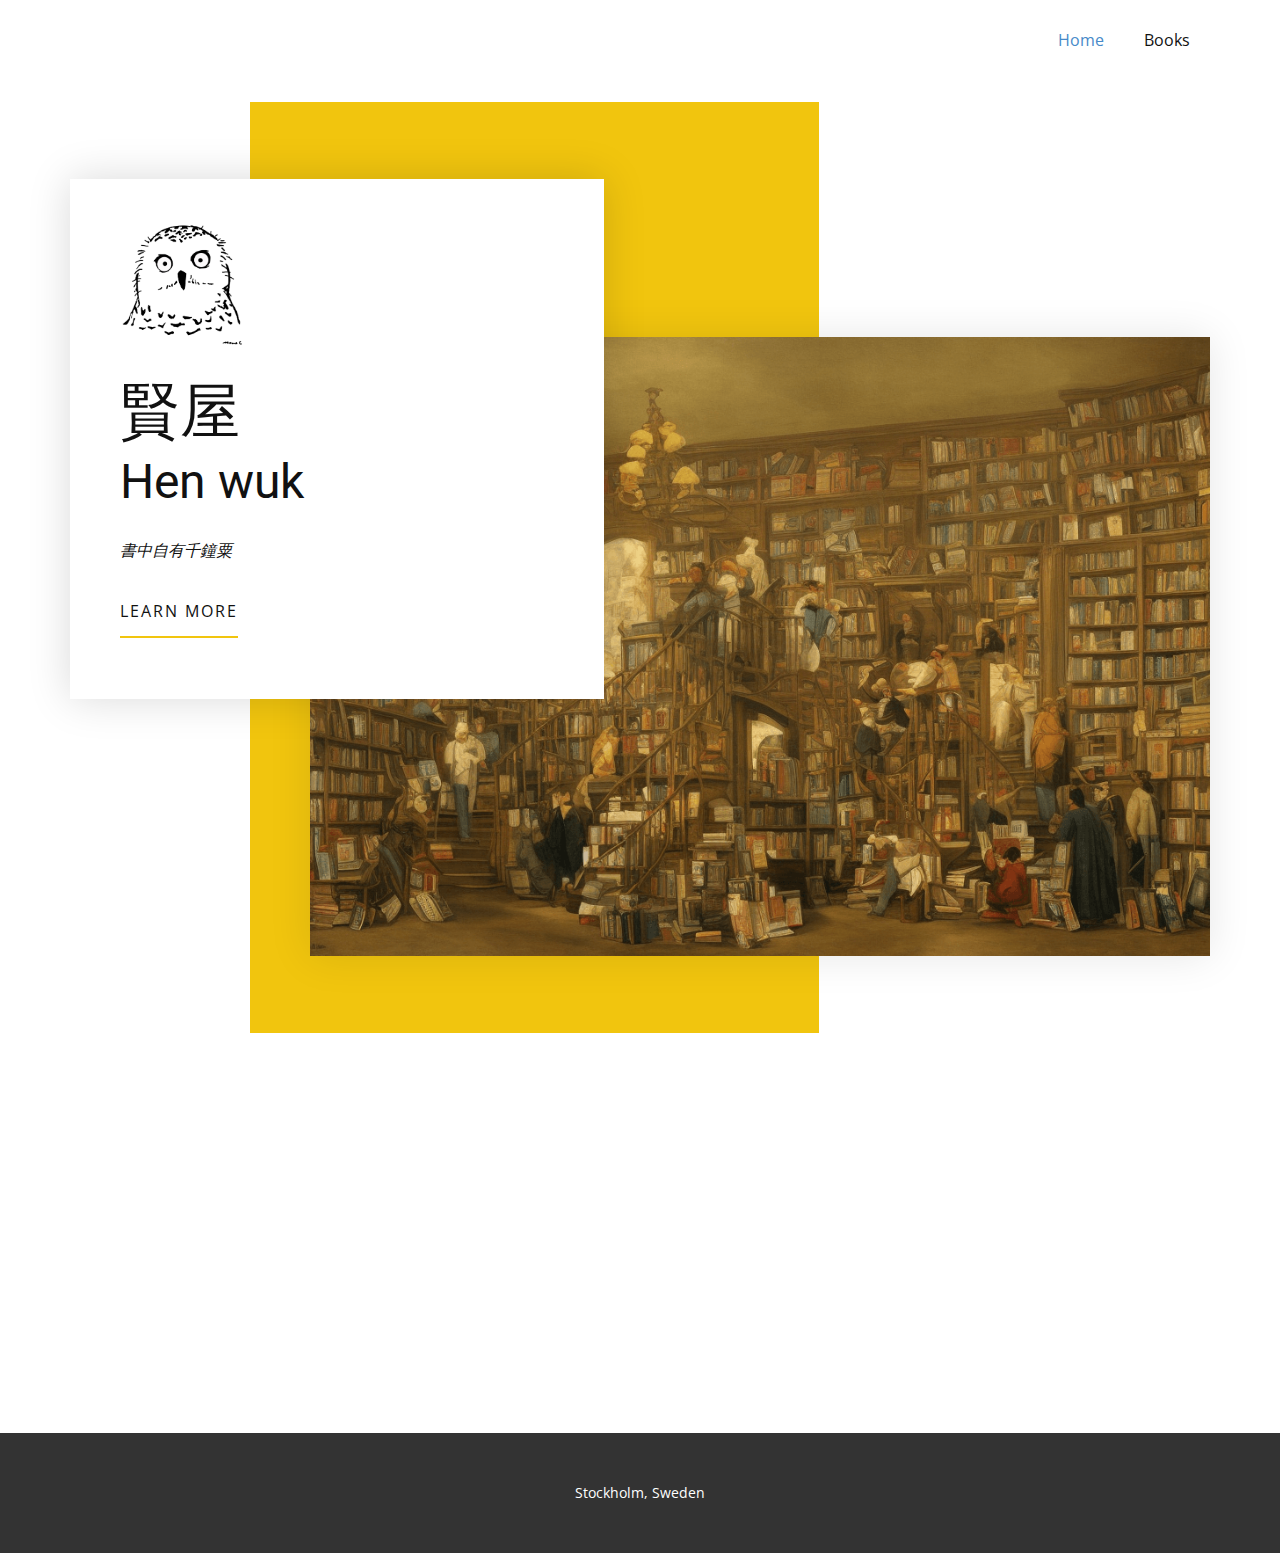
<file: index.html>
<!DOCTYPE html>
<html style="font-size: 16px;" lang="en">
<head>
    <link rel="icon" href="images/favicon.ico">
    <meta name="viewport" content="width=device-width, initial-scale=1.0">
    <meta charset="utf-8">
    <meta name="keywords" content="​Want to read more books?">
    <meta name="description" content="">
    <title>Home</title>
    <link rel="stylesheet" href="css/nicepage.css" media="screen">
<link rel="stylesheet" href="css/Home.css" media="screen">
    <script class="u-script" type="text/javascript" src="js/jquery.js" defer=""></script>
    <script class="u-script" type="text/javascript" src="js/nicepage.js" defer=""></script>
    <link id="u-theme-google-font" rel="stylesheet" href="https://fonts.googleapis.com/css?family=Roboto:100,100i,300,300i,400,400i,500,500i,700,700i,900,900i|Open+Sans:300,300i,400,400i,500,500i,600,600i,700,700i,800,800i">
    
    
    
    <script type="application/ld+json">{
		"@context": "http://schema.org",
		"@type": "Organization",
		"name": ""
}</script>
    <meta name="theme-color" content="#478ac9">
    <meta property="og:title" content="Home">
    <meta property="og:type" content="website">
  </head>
  <body data-home-page="html/Home.html" data-home-page-title="Home" class="u-body u-xl-mode" data-lang="en"><header class="u-clearfix u-header u-header" id="sec-3011"><div class="u-clearfix u-sheet u-sheet-1">
        <nav class="u-menu u-menu-dropdown u-offcanvas u-menu-1">
          <div class="menu-collapse" style="font-size: 1rem; letter-spacing: 0px;">
            <a class="u-button-style u-custom-left-right-menu-spacing u-custom-padding-bottom u-custom-top-bottom-menu-spacing u-nav-link u-text-active-palette-1-base u-text-hover-palette-2-base" href="#">
              <svg class="u-svg-link" viewBox="0 0 24 24"><use xmlns:xlink="http://www.w3.org/1999/xlink" xlink:href="#menu-hamburger"></use></svg>
              <svg class="u-svg-content" version="1.1" id="menu-hamburger" viewBox="0 0 16 16" x="0px" y="0px" xmlns:xlink="http://www.w3.org/1999/xlink" xmlns="http://www.w3.org/2000/svg"><g><rect y="1" width="16" height="2"></rect><rect y="7" width="16" height="2"></rect><rect y="13" width="16" height="2"></rect>
</g></svg>
            </a>
          </div>
          <div class="u-nav-container">
            <ul class="u-nav u-unstyled u-nav-1"><li class="u-nav-item"><a class="u-button-style u-nav-link u-text-active-palette-1-base u-text-hover-palette-2-base" href="html/Home.html" style="padding: 10px 20px;">Home</a>
</li><li class="u-nav-item"><a class="u-button-style u-nav-link u-text-active-palette-1-base u-text-hover-palette-2-base" href="html/Books.html" style="padding: 10px 20px;">Books</a>
</li></ul>
          </div>
          <div class="u-nav-container-collapse">
            <div class="u-black u-container-style u-inner-container-layout u-opacity u-opacity-95 u-sidenav">
              <div class="u-inner-container-layout u-sidenav-overflow">
                <div class="u-menu-close"></div>
                <ul class="u-align-center u-nav u-popupmenu-items u-unstyled u-nav-2"><li class="u-nav-item"><a class="u-button-style u-nav-link" href="html/Home.html">Home</a>
</li><li class="u-nav-item"><a class="u-button-style u-nav-link" href="html/Books.html">Books</a>
</li></ul>
              </div>
            </div>
            <div class="u-black u-menu-overlay u-opacity u-opacity-70"></div>
          </div>
        </nav>
      </div></header>
    <section class="u-clearfix u-section-1" src="" id="carousel_5192">
      <div class="u-clearfix u-sheet u-valign-middle-xs u-sheet-1">
        <div class="u-expanded-height-lg u-expanded-height-md u-expanded-height-xl u-expanded-width-xs u-palette-3-base u-shape u-shape-rectangle u-shape-1"></div>
        <img class="u-image u-image-1" src="images/inside_a_library.png" data-image-width="1024" data-image-height="704">
        <div class="u-align-left u-container-style u-group u-right-0 u-white u-group-1">
          <div class="u-container-layout u-container-layout-1">
            <img class="u-image u-image-contain u-image-default u-image-2" src="images/logo.jpg" alt="" data-image-width="1535" data-image-height="1560">
            <h2 class="u-text u-text-1">賢屋 <br>
              <span style="font-size: 3rem;">Hen wuk</span>
            </h2>
            <p class="u-text u-text-2">書中自有千鐘粟</p>
            <a href="html/Books.html" class="u-active-none u-align-center u-border-2 u-border-active-black u-border-hover-black u-border-no-left u-border-no-right u-border-no-top u-border-palette-3-base u-btn u-button-style u-hover-none u-none u-text-body-color u-btn-1">learn more</a>
          </div>
        </div>
      </div>
    </section>
    <section class="u-clearfix u-section-2" id="sec-138e">
      <div class="u-clearfix u-sheet u-sheet-1"></div>
    </section>
    
    
    <footer class="u-align-center u-clearfix u-footer u-grey-80 u-footer" id="sec-37b0"><div class="u-clearfix u-sheet u-sheet-1">
        <p class="u-small-text u-text u-text-variant u-text-1">Stockholm, Sweden</p>
      </div></footer>
  
</body></html>
</file>
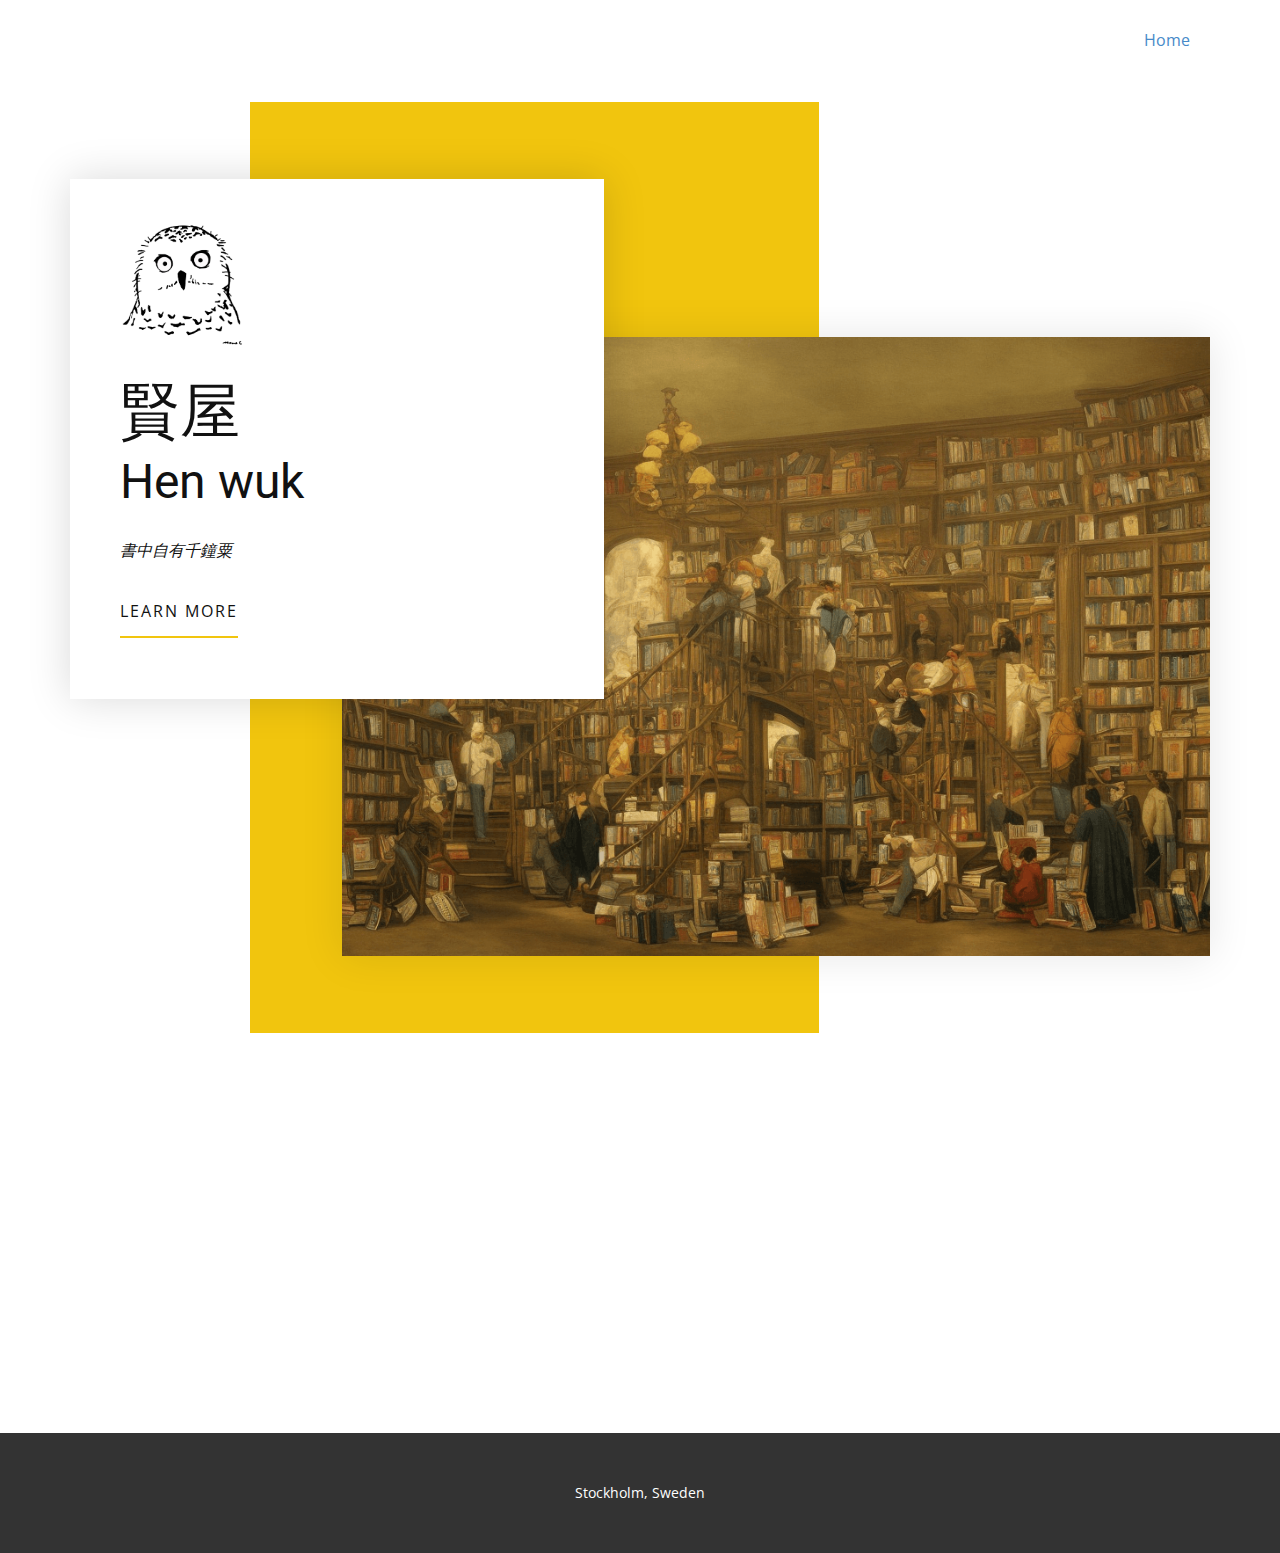
<file: Home.html>
<!DOCTYPE html>
<html style="font-size: 16px;" lang="en"><head>
    <meta name="viewport" content="width=device-width, initial-scale=1.0">
    <meta charset="utf-8">
    <meta name="keywords" content="​Want to read more books?">
    <meta name="description" content="">
    <title>Home</title>
    <link rel="stylesheet" href="nicepage.css" media="screen">
<link rel="stylesheet" href="Home.css" media="screen">
    <script class="u-script" type="text/javascript" src="jquery.js" defer=""></script>
    <script class="u-script" type="text/javascript" src="nicepage.js" defer=""></script>
    <link id="u-theme-google-font" rel="stylesheet" href="https://fonts.googleapis.com/css?family=Roboto:100,100i,300,300i,400,400i,500,500i,700,700i,900,900i|Open+Sans:300,300i,400,400i,500,500i,600,600i,700,700i,800,800i">
    
    
    
    <script type="application/ld+json">{
		"@context": "http://schema.org",
		"@type": "Organization",
		"name": ""
}</script>
    <meta name="theme-color" content="#478ac9">
    <meta property="og:title" content="Home">
    <meta property="og:type" content="website">
  </head>
  <body class="u-body u-xl-mode" data-lang="en"><header class="u-clearfix u-header u-header" id="sec-3011"><div class="u-clearfix u-sheet u-sheet-1">
        <nav class="u-menu u-menu-dropdown u-offcanvas u-menu-1">
          <div class="menu-collapse" style="font-size: 1rem; letter-spacing: 0px;">
            <a class="u-button-style u-custom-left-right-menu-spacing u-custom-padding-bottom u-custom-top-bottom-menu-spacing u-nav-link u-text-active-palette-1-base u-text-hover-palette-2-base" href="#">
              <svg class="u-svg-link" viewBox="0 0 24 24"><use xmlns:xlink="http://www.w3.org/1999/xlink" xlink:href="#menu-hamburger"></use></svg>
              <svg class="u-svg-content" version="1.1" id="menu-hamburger" viewBox="0 0 16 16" x="0px" y="0px" xmlns:xlink="http://www.w3.org/1999/xlink" xmlns="http://www.w3.org/2000/svg"><g><rect y="1" width="16" height="2"></rect><rect y="7" width="16" height="2"></rect><rect y="13" width="16" height="2"></rect>
</g></svg>
            </a>
          </div>
          <div class="u-nav-container">
            <ul class="u-nav u-unstyled u-nav-1"><li class="u-nav-item"><a class="u-button-style u-nav-link u-text-active-palette-1-base u-text-hover-palette-2-base" href="Home.html" style="padding: 10px 20px;">Home</a>
</li></ul>
          </div>
          <div class="u-nav-container-collapse">
            <div class="u-black u-container-style u-inner-container-layout u-opacity u-opacity-95 u-sidenav">
              <div class="u-inner-container-layout u-sidenav-overflow">
                <div class="u-menu-close"></div>
                <ul class="u-align-center u-nav u-popupmenu-items u-unstyled u-nav-2"><li class="u-nav-item"><a class="u-button-style u-nav-link" href="Home.html">Home</a>
</li></ul>
              </div>
            </div>
            <div class="u-black u-menu-overlay u-opacity u-opacity-70"></div>
          </div>
        </nav>
      </div></header>
    <section class="u-clearfix u-section-1" src="" id="carousel_5192">
      <div class="u-clearfix u-sheet u-valign-middle-xs u-sheet-1">
        <div class="u-expanded-height-lg u-expanded-height-md u-expanded-height-xl u-expanded-width-xs u-palette-3-base u-shape u-shape-rectangle u-shape-1"></div>
        <img class="u-image u-image-1" src="images/inside_a_library.png" data-image-width="1280" data-image-height="853">
        <div class="u-align-left u-container-style u-group u-right-0 u-white u-group-1">
          <div class="u-container-layout u-container-layout-1">
            <img class="u-image u-image-contain u-image-default u-image-2" src="images/logo.jpg" alt="" data-image-width="1535" data-image-height="1560">
            <h2 class="u-text u-text-1">賢屋 <br>
              <span style="font-size: 3rem;">Hen wuk</span>
            </h2>
            <p class="u-text u-text-2">書中自有千鐘粟</p>
            <a href="https://henwuk.github.io" class="u-active-none u-align-center u-border-2 u-border-active-black u-border-hover-black u-border-no-left u-border-no-right u-border-no-top u-border-palette-3-base u-btn u-button-style u-hover-none u-none u-text-body-color u-btn-1">learn more</a>
          </div>
        </div>
      </div>
    </section>
    <section class="u-clearfix u-section-2" id="sec-138e">
      <div class="u-clearfix u-sheet u-sheet-1"></div>
    </section>
    
    
    <footer class="u-align-center u-clearfix u-footer u-grey-80 u-footer" id="sec-37b0"><div class="u-clearfix u-sheet u-sheet-1">
        <p class="u-small-text u-text u-text-variant u-text-1">Stockholm, Sweden</p>
      </div></footer>
  
</body></html>
</file>
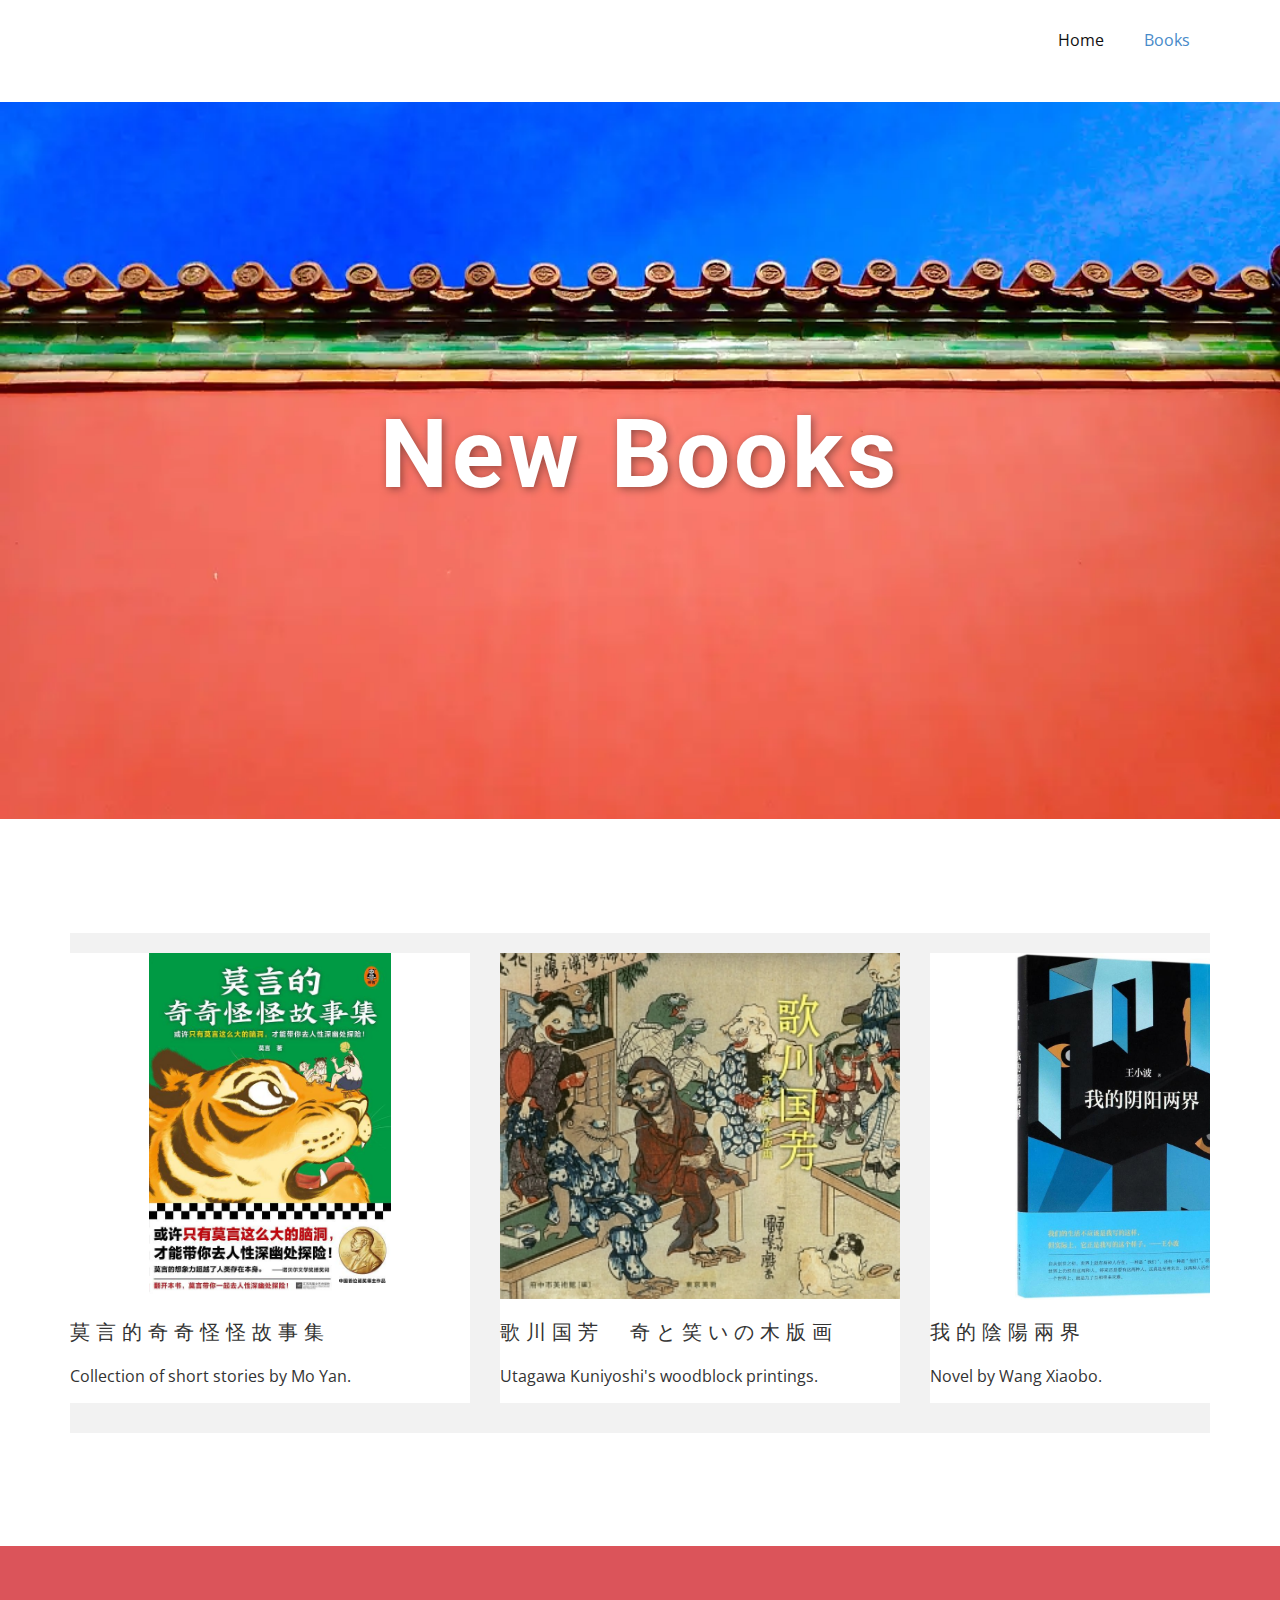
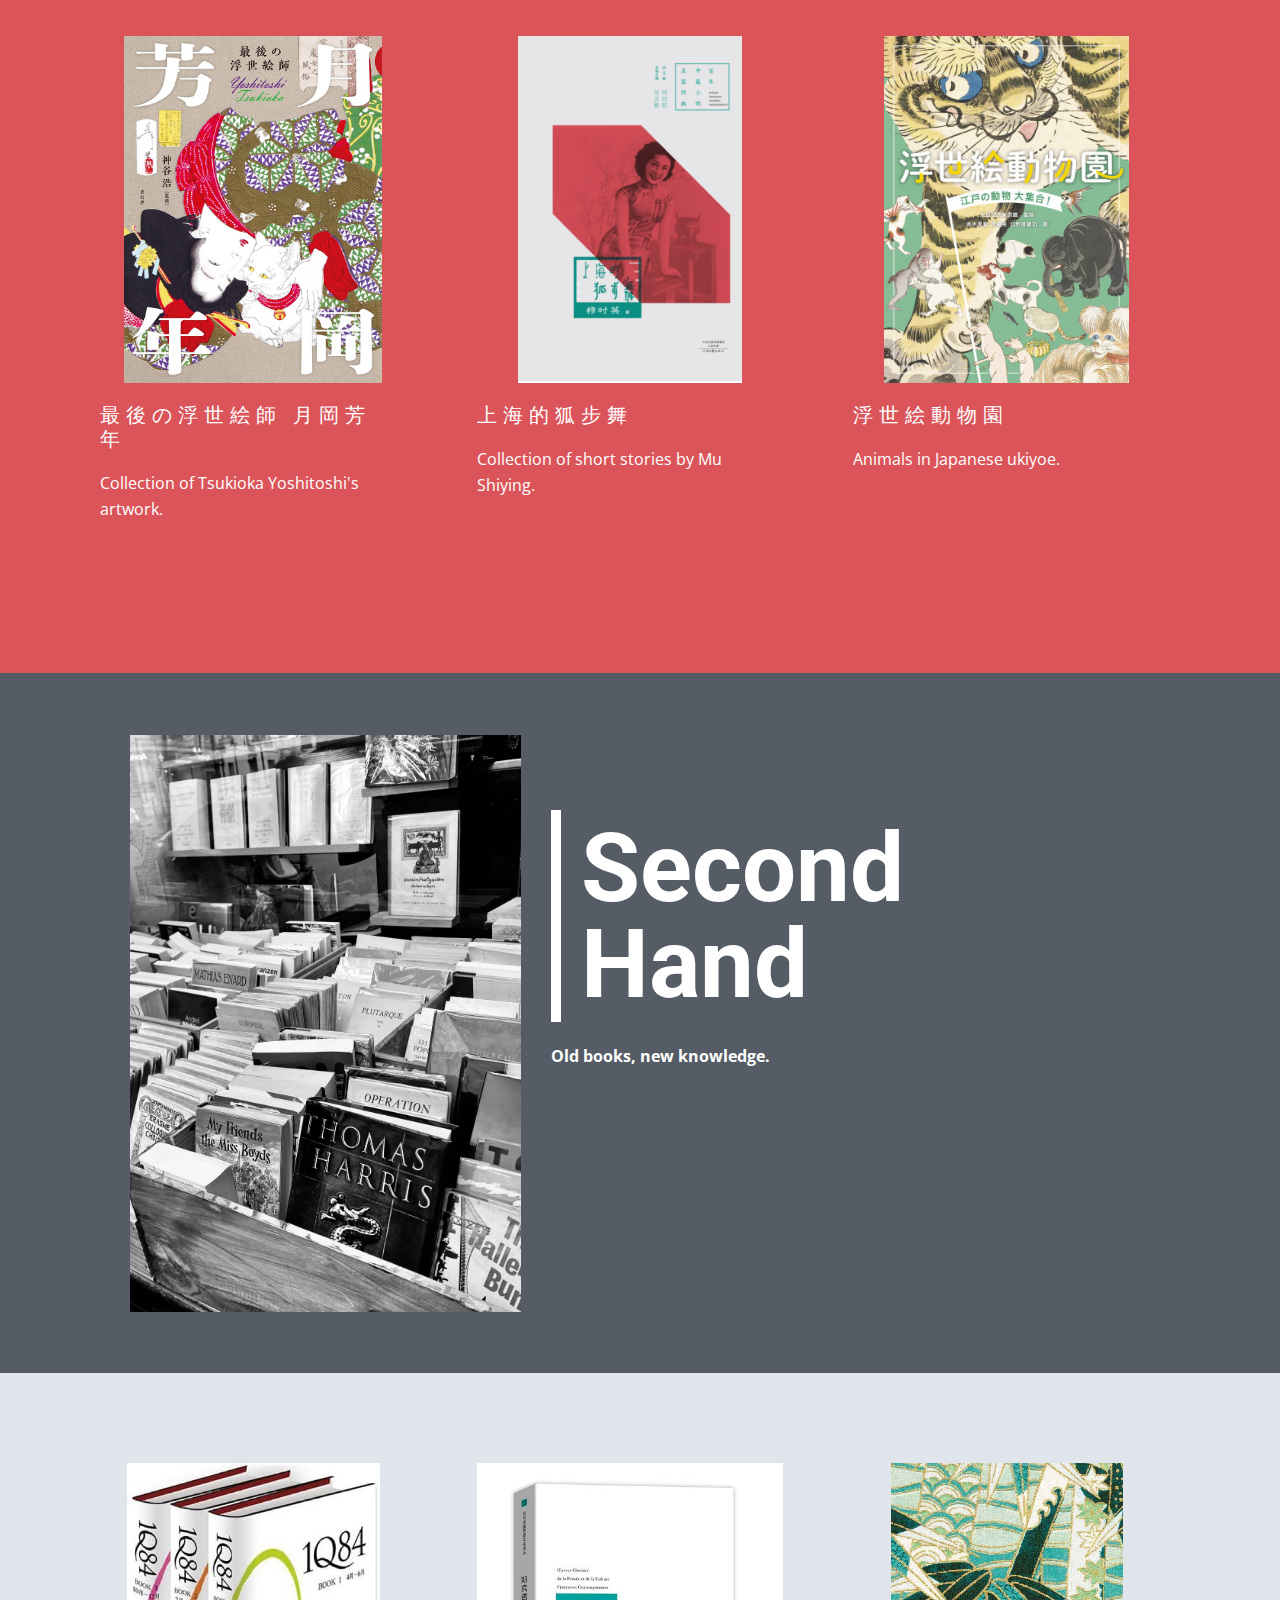
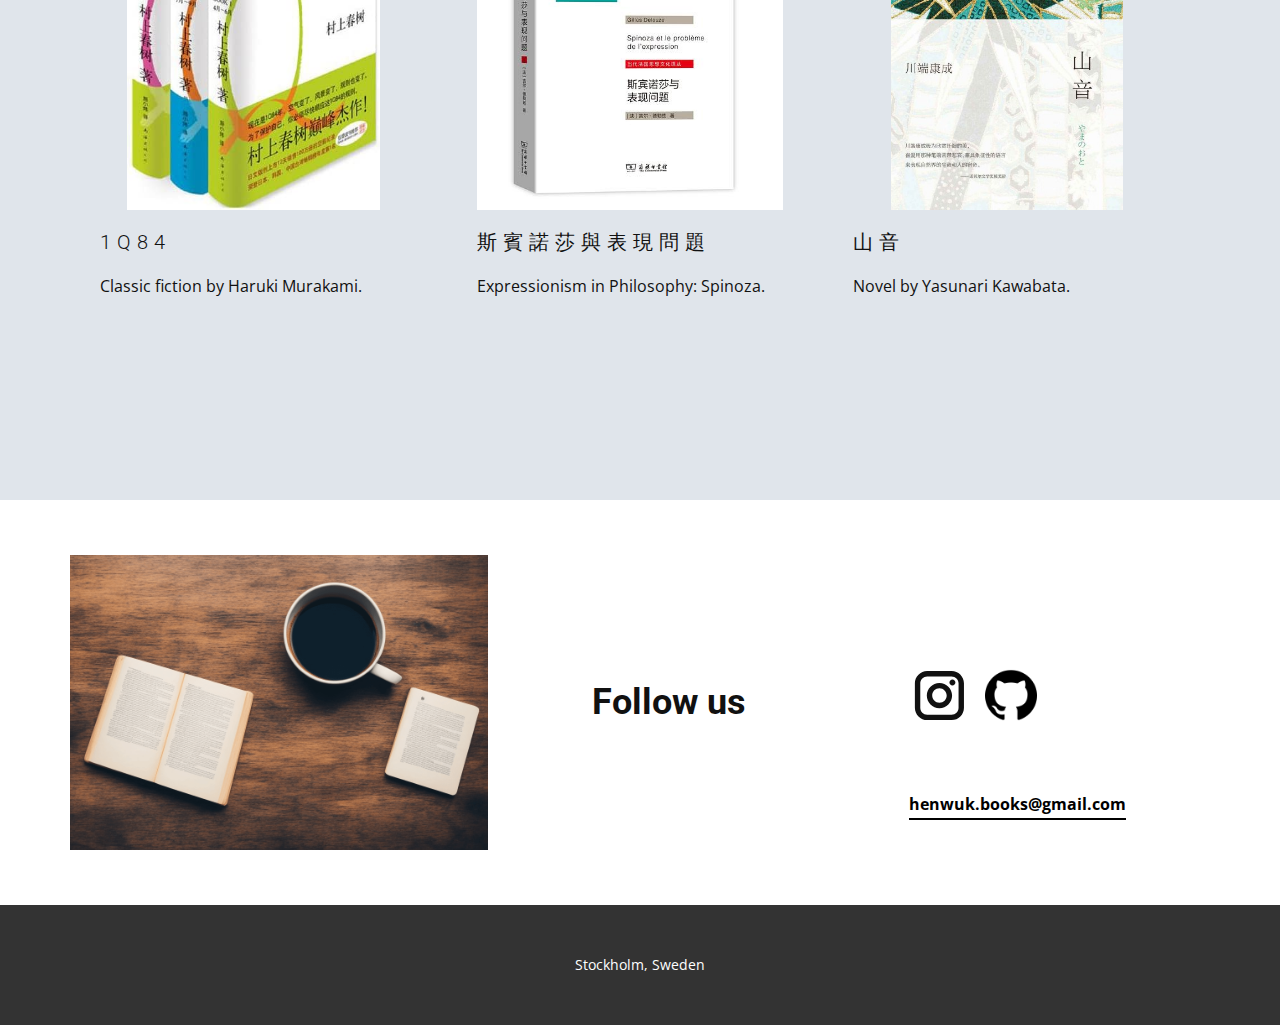
<file: html/Books.html>
<!DOCTYPE html>
<html style="font-size: 16px;" lang="en">
<head>
    <link rel="icon" href="../images/favicon.ico">
    <meta name="viewport" content="width=device-width, initial-scale=1.0">
    <meta charset="utf-8">
    <meta name="keywords" content="web studio, Leverage agile frameworks to provide a robust synopsis for high level overviews., Arch, josh lou, About Us, Teamwork is the ability to work together toward a common vision., Follow us">
    <meta name="description" content="">
    <title>Books</title>
    <link rel="stylesheet" href="../css/nicepage.css" media="screen">
<link rel="stylesheet" href="../css/Books.css" media="screen">
    <script class="u-script" type="text/javascript" src="../js/jquery.js" defer=""></script>
    <script class="u-script" type="text/javascript" src="../js/nicepage.js" defer=""></script>
    <script class="u-script" type="text/javascript" src="../js/books.js" defer=""></script>
    <meta name="generator" content="Nicepage 5.0.7, nicepage.com">
    <link id="u-theme-google-font" rel="stylesheet" href="https://fonts.googleapis.com/css?family=Roboto:100,100i,300,300i,400,400i,500,500i,700,700i,900,900i|Open+Sans:300,300i,400,400i,500,500i,600,600i,700,700i,800,800i">
    <link id="u-page-google-font" rel="stylesheet" href="https://fonts.googleapis.com/css?family=Roboto:100,100i,300,300i,400,400i,500,500i,700,700i,900,900i">
    
    
    
    
    
    
    
    <script type="application/ld+json">{
		"@context": "http://schema.org",
		"@type": "Organization",
		"name": ""
}</script>
    <meta name="theme-color" content="#478ac9">
    <meta property="og:title" content="Books">
    <meta property="og:type" content="website">
  </head>
  <body class="u-body u-xl-mode" data-lang="en"><header class="u-clearfix u-header u-header" id="sec-3011"><div class="u-clearfix u-sheet u-sheet-1">
        <nav class="u-menu u-menu-dropdown u-offcanvas u-menu-1">
          <div class="menu-collapse" style="font-size: 1rem; letter-spacing: 0px;">
            <a class="u-button-style u-custom-left-right-menu-spacing u-custom-padding-bottom u-custom-top-bottom-menu-spacing u-nav-link u-text-active-palette-1-base u-text-hover-palette-2-base" href="#">
              <svg class="u-svg-link" viewBox="0 0 24 24"><use xmlns:xlink="http://www.w3.org/1999/xlink" xlink:href="#menu-hamburger"></use></svg>
              <svg class="u-svg-content" version="1.1" id="menu-hamburger" viewBox="0 0 16 16" x="0px" y="0px" xmlns:xlink="http://www.w3.org/1999/xlink" xmlns="http://www.w3.org/2000/svg"><g><rect y="1" width="16" height="2"></rect><rect y="7" width="16" height="2"></rect><rect y="13" width="16" height="2"></rect>
</g></svg>
            </a>
          </div>
          <div class="u-nav-container">
            <ul class="u-nav u-unstyled u-nav-1"><li class="u-nav-item"><a class="u-button-style u-nav-link u-text-active-palette-1-base u-text-hover-palette-2-base" href="Home.html" style="padding: 10px 20px;">Home</a>
</li><li class="u-nav-item"><a class="u-button-style u-nav-link u-text-active-palette-1-base u-text-hover-palette-2-base" href="Books.html" style="padding: 10px 20px;">Books</a>
</li></ul>
          </div>
          <div class="u-nav-container-collapse">
            <div class="u-black u-container-style u-inner-container-layout u-opacity u-opacity-95 u-sidenav">
              <div class="u-inner-container-layout u-sidenav-overflow">
                <div class="u-menu-close"></div>
                <ul class="u-align-center u-nav u-popupmenu-items u-unstyled u-nav-2"><li class="u-nav-item"><a class="u-button-style u-nav-link" href="Home.html">Home</a>
</li><li class="u-nav-item"><a class="u-button-style u-nav-link" href="Books.html">Books</a>
</li></ul>
              </div>
            </div>
            <div class="u-black u-menu-overlay u-opacity u-opacity-70"></div>
          </div>
        </nav>
      </div></header>
    <section class="u-align-center u-clearfix u-image u-section-1" id="carousel_4320" data-image-width="1080" data-image-height="810">
      <div class="u-clearfix u-sheet u-sheet-1">
        <h1 class="u-text u-text-default u-text-white u-text-1">New Books</h1>
      </div>
    </section>
   <section class="u-clearfix u-white u-section-2" id="sec-cacf">
      <div class="u-clearfix u-sheet u-valign-middle u-sheet-1">
        <div id="rolling-container">
          <ul id="rolling-content">
              <li>
                  <div class="item">
                      <img class="u-expanded-width u-image u-image-contain u-image-1" src="../images/bok1.jpeg" data-image-width="540" data-image-height="774">
                      <h5 class="u-text u-text-default u-text-1">莫言的奇奇怪怪故事集&nbsp;</h5>
                      <p class="u-text u-text-default u-text-2">Collection of short stories by Mo Yan.</p>
                  </div>
              </li>
              <li>
                  <div class="item">
                      <img class="u-expanded-width u-image u-image-contain u-image-2" src="../images/bok2.jpeg" data-image-width="300" data-image-height="260">
                      <h5 class="u-text u-text-default u-text-3">歌川国芳　奇と笑いの木版画</h5>
                      <p class="u-text u-text-default u-text-4"> Utagawa Kuniyoshi's woodblock printings.</p>
                    </div>
              </li>
              <li>
                  <div class="item">
                      <img class="u-expanded-width u-image u-image-contain u-image-3" src="../images/bok45.jpeg" data-image-width="664" data-image-height="1000">
                      <h5 class="u-text u-text-default u-text-5">我的陰陽兩界</h5>
                      <p class="u-text u-text-default u-text-6">Novel by Wang Xiaobo.</p>
                    </div>
              </li>
              <li>
                <div class="item">
                  <img src="../images/bok5.jpeg" alt="" class="u-expanded-width u-image u-image-contain u-image-default u-image-1" data-image-width="744" data-image-height="1000">
                  <h5 class="u-text u-text-default u-text-1">最後の浮世絵師 月岡芳年&nbsp;</h5>
                  <p class="u-text u-text-default u-text-2">Collection of Tsukioka Yoshitoshi's artwork.</p>
                </div>
              </li>
              <!-- Add more items with complex content as needed -->
              <li>
                <div class="item">
                    <img class="u-expanded-width u-image u-image-contain u-image-1" src="../images/bok1.jpeg" data-image-width="540" data-image-height="774">
                    <h5 class="u-text u-text-default u-text-1">莫言的奇奇怪怪故事集&nbsp;</h5>
                    <p class="u-text u-text-default u-text-2">Collection of short stories by Mo Yan.</p>
                </div>
            </li>
            <li>
                <div class="item">
                    <img class="u-expanded-width u-image u-image-contain u-image-2" src="../images/bok2.jpeg" data-image-width="300" data-image-height="260">
                    <h5 class="u-text u-text-default u-text-3">歌川国芳　奇と笑いの木版画</h5>
                    <p class="u-text u-text-default u-text-4"> Utagawa Kuniyoshi's woodblock printings.</p>
                  </div>
            </li>
            <li>
                <div class="item">
                    <img class="u-expanded-width u-image u-image-contain u-image-3" src="../images/bok45.jpeg" data-image-width="664" data-image-height="1000">
                    <h5 class="u-text u-text-default u-text-5">我的陰陽兩界</h5>
                    <p class="u-text u-text-default u-text-6">Novel by Wang Xiaobo.</p>
                  </div>
            </li>
            <li>
              <div class="item">
                <img src="../images/bok5.jpeg" alt="" class="u-expanded-width u-image u-image-contain u-image-default u-image-1" data-image-width="744" data-image-height="1000">
                <h5 class="u-text u-text-default u-text-1">最後の浮世絵師 月岡芳年&nbsp;</h5>
                <p class="u-text u-text-default u-text-2">Collection of Tsukioka Yoshitoshi's artwork.</p>
              </div>
            </li>
          </ul>
       </div>
       
      </div>
    </section>
    <section class="u-clearfix u-palette-2-base u-section-3" id="sec-945a">
      <div class="u-clearfix u-sheet u-valign-middle u-sheet-1">
        <div class="u-list u-list-1">
          <div class="u-repeater u-repeater-1">
            <div class="u-container-style u-list-item u-repeater-item">
              <div class="u-container-layout u-similar-container u-container-layout-1">
                <img src="../images/bok5.jpeg" alt="" class="u-expanded-width u-image u-image-contain u-image-default u-image-1" data-image-width="744" data-image-height="1000">
                <h5 class="u-text u-text-default u-text-1">最後の浮世絵師 月岡芳年&nbsp;</h5>
                <p class="u-text u-text-default u-text-2">Collection of Tsukioka Yoshitoshi's artwork.</p>
              </div>
            </div>
            <div class="u-container-style u-list-item u-repeater-item">
              <div class="u-container-layout u-similar-container u-container-layout-2">
                <img src="../images/bok6.png" alt="" class="u-expanded-width u-image u-image-contain u-image-default u-image-2" data-image-width="702" data-image-height="1090">
                <h5 class="u-text u-text-default u-text-3">上海的狐步舞</h5>
                <p class="u-text u-text-default u-text-4">Collection of short stories by Mu Shiying.</p>
              </div>
            </div>
            <div class="u-container-style u-list-item u-repeater-item">
              <div class="u-container-layout u-similar-container u-container-layout-3">
                <img src="../images/bok3.jpeg" alt="" class="u-expanded-width u-image u-image-contain u-image-default u-image-3" data-image-width="300" data-image-height="424">
                <h5 class="u-text u-text-default u-text-5">浮世絵動物園</h5>
                <p class="u-text u-text-default u-text-6">Animals in Japanese ukiyoe.&nbsp;</p>
              </div>
            </div>
          </div>
        </div>
      </div>
    </section>
    <section class="u-clearfix u-palette-5-dark-2 u-section-4" id="carousel_d0e2">
      <div class="u-clearfix u-sheet u-valign-middle-lg u-valign-middle-md u-valign-middle-sm u-valign-middle-xl u-sheet-1">
        <div class="u-clearfix u-layout-wrap u-layout-wrap-1">
          <div class="u-layout">
            <div class="u-layout-row">
              <div class="u-align-center u-container-style u-image u-layout-cell u-left-cell u-size-23 u-image-1" data-image-width="4032" data-image-height="3024">
                <div class="u-container-layout u-container-layout-1"></div>
              </div>
              <div class="u-align-left u-container-style u-layout-cell u-right-cell u-size-26 u-layout-cell-2">
                <div class="u-container-layout u-valign-middle-lg u-valign-middle-md u-valign-middle-sm u-valign-top-xs u-container-layout-2">
                  <blockquote class="u-border-10 u-border-white u-custom-font u-heading-font u-text u-text-default u-text-1">Second<br>Hand
                  </blockquote>
                  <p class="u-text u-text-body-alt-color u-text-default u-text-2">Old books, new knowledge.</p>
                </div>
              </div>
              <div class="u-align-left u-container-style u-layout-cell u-right-cell u-size-11 u-layout-cell-3">
                <div class="u-container-layout u-container-layout-3"></div>
              </div>
            </div>
          </div>
        </div>
      </div>
    </section>
    <section class="u-clearfix u-palette-5-light-2 u-section-5" id="sec-5c34">
      <div class="u-clearfix u-sheet u-valign-middle u-sheet-1">
        <div class="u-list u-list-1">
          <div class="u-repeater u-repeater-1">
            <div class="u-container-style u-list-item u-repeater-item">
              <div class="u-container-layout u-similar-container u-container-layout-1">
                <img src="../images/bok7.jpg" alt="" class="u-expanded-width u-image u-image-contain u-image-default u-image-1" data-image-width="356" data-image-height="489">
                <h5 class="u-text u-text-default u-text-1">1Q84</h5>
                <p class="u-text u-text-default u-text-2">Classic fiction by Haruki Murakami.</p>
              </div>
            </div>
            <div class="u-container-style u-list-item u-repeater-item">
              <div class="u-container-layout u-similar-container u-container-layout-2">
                <img src="../images/bok8.jpeg" alt="" class="u-expanded-width u-image u-image-default u-image-2" data-image-width="540" data-image-height="540">
                <h5 class="u-text u-text-default u-text-3">斯賓諾莎與表現問題</h5>
                <p class="u-text u-text-default u-text-4"> Expressionism in Philosophy: Spinoza.</p>
              </div>
            </div>
            <div class="u-container-style u-list-item u-repeater-item">
              <div class="u-container-layout u-similar-container u-container-layout-3">
                <img src="../images/bok9.jpeg" alt="" class="u-expanded-width u-image u-image-contain u-image-default u-image-3" data-image-width="413" data-image-height="617">
                <h5 class="u-text u-text-default u-text-5">山音</h5>
                <p class="u-text u-text-default u-text-6">Novel by Yasunari Kawabata.</p>
              </div>
            </div>
          </div>
        </div>
      </div>
    </section>
    <section class="u-clearfix u-white u-section-6" id="carousel_1c26">
      <div class="u-clearfix u-sheet u-valign-middle u-sheet-1">
        <div class="u-clearfix u-expanded-width u-layout-wrap u-layout-wrap-1">
          <div class="u-gutter-0 u-layout">
            <div class="u-layout-row">
              <div class="u-container-style u-image u-layout-cell u-size-22 u-image-1" data-image-width="1024" data-image-height="704">
                <div class="u-container-layout u-container-layout-1"></div>
              </div>
              <div class="u-align-center u-container-style u-layout-cell u-left-cell u-size-19 u-layout-cell-2">
                <div class="u-container-layout u-valign-middle u-container-layout-2">
                  <h2 class="u-custom-font u-text u-text-1">Follow us</h2>
                </div>
              </div>
              <div class="u-align-left u-container-style u-layout-cell u-right-cell u-size-19 u-layout-cell-3">
                <div class="u-container-layout u-valign-bottom u-container-layout-3">
                  <div class="u-align-center-sm u-align-center-xs u-align-left-lg u-align-left-md u-align-left-xl u-social-icons u-spacing-16 u-social-icons-1">
                    <a class="u-social-url" target="_blank" href="https://www.instagram.com/henwukbooks" title="instagram2"><span class="u-icon u-icon-circle u-social-icon u-social-instagram u-icon-1"><svg class="u-svg-link" preserveAspectRatio="xMidYMin slice" viewBox="0 0 112 112" style=""><use xmlns:xlink="http://www.w3.org/1999/xlink" xlink:href="#svg-aa00"></use></svg><svg x="0px" y="0px" viewBox="0 0 112 112" id="svg-aa00" class="u-svg-content"><path d="M55.9,32.9c-12.8,0-23.2,10.4-23.2,23.2s10.4,23.2,23.2,23.2s23.2-10.4,23.2-23.2S68.7,32.9,55.9,32.9z M55.9,69.4c-7.4,0-13.3-6-13.3-13.3c-0.1-7.4,6-13.3,13.3-13.3s13.3,6,13.3,13.3C69.3,63.5,63.3,69.4,55.9,69.4z"></path><path d="M79.7,26.8c-3,0-5.4,2.5-5.4,5.4s2.5,5.4,5.4,5.4c3,0,5.4-2.5,5.4-5.4S82.7,26.8,79.7,26.8z"></path><path d="M78.2,11H33.5C21,11,10.8,21.3,10.8,33.7v44.7c0,12.6,10.2,22.8,22.7,22.8h44.7c12.6,0,22.7-10.2,22.7-22.7 V33.7C100.8,21.1,90.6,11,78.2,11z M91,78.4c0,7.1-5.8,12.8-12.8,12.8H33.5c-7.1,0-12.8-5.8-12.8-12.8V33.7 c0-7.1,5.8-12.8,12.8-12.8h44.7c7.1,0,12.8,5.8,12.8,12.8V78.4z"></path></svg></span>
                    </a>
                  </div><span class="u-file-icon u-icon u-icon-2" data-href="https://github.com/henwuk" data-target="_blank"><img src="../images/2111432.png" alt=""></span>
                  <a href="mailto:henwuk.books@gmail.com" class="u-active-none u-align-center-sm u-align-center-xs u-align-left-lg u-align-left-md u-align-left-xl u-border-2 u-border-black u-border-no-left u-border-no-right u-border-no-top u-bottom-left-radius-0 u-bottom-right-radius-0 u-btn u-btn-rectangle u-button-style u-hover-none u-none u-radius-0 u-text-black u-top-left-radius-0 u-top-right-radius-0 u-btn-1">henwuk.books@gmail.com</a>
                </div>
              </div>
            </div>
          </div>
        </div>
      </div>
    </section>
    
    
    <footer class="u-align-center u-clearfix u-footer u-grey-80 u-footer" id="sec-37b0"><div class="u-clearfix u-sheet u-sheet-1">
        <p class="u-small-text u-text u-text-variant u-text-1">Stockholm, Sweden</p>
      </div></footer>
  
</body></html>
</file>
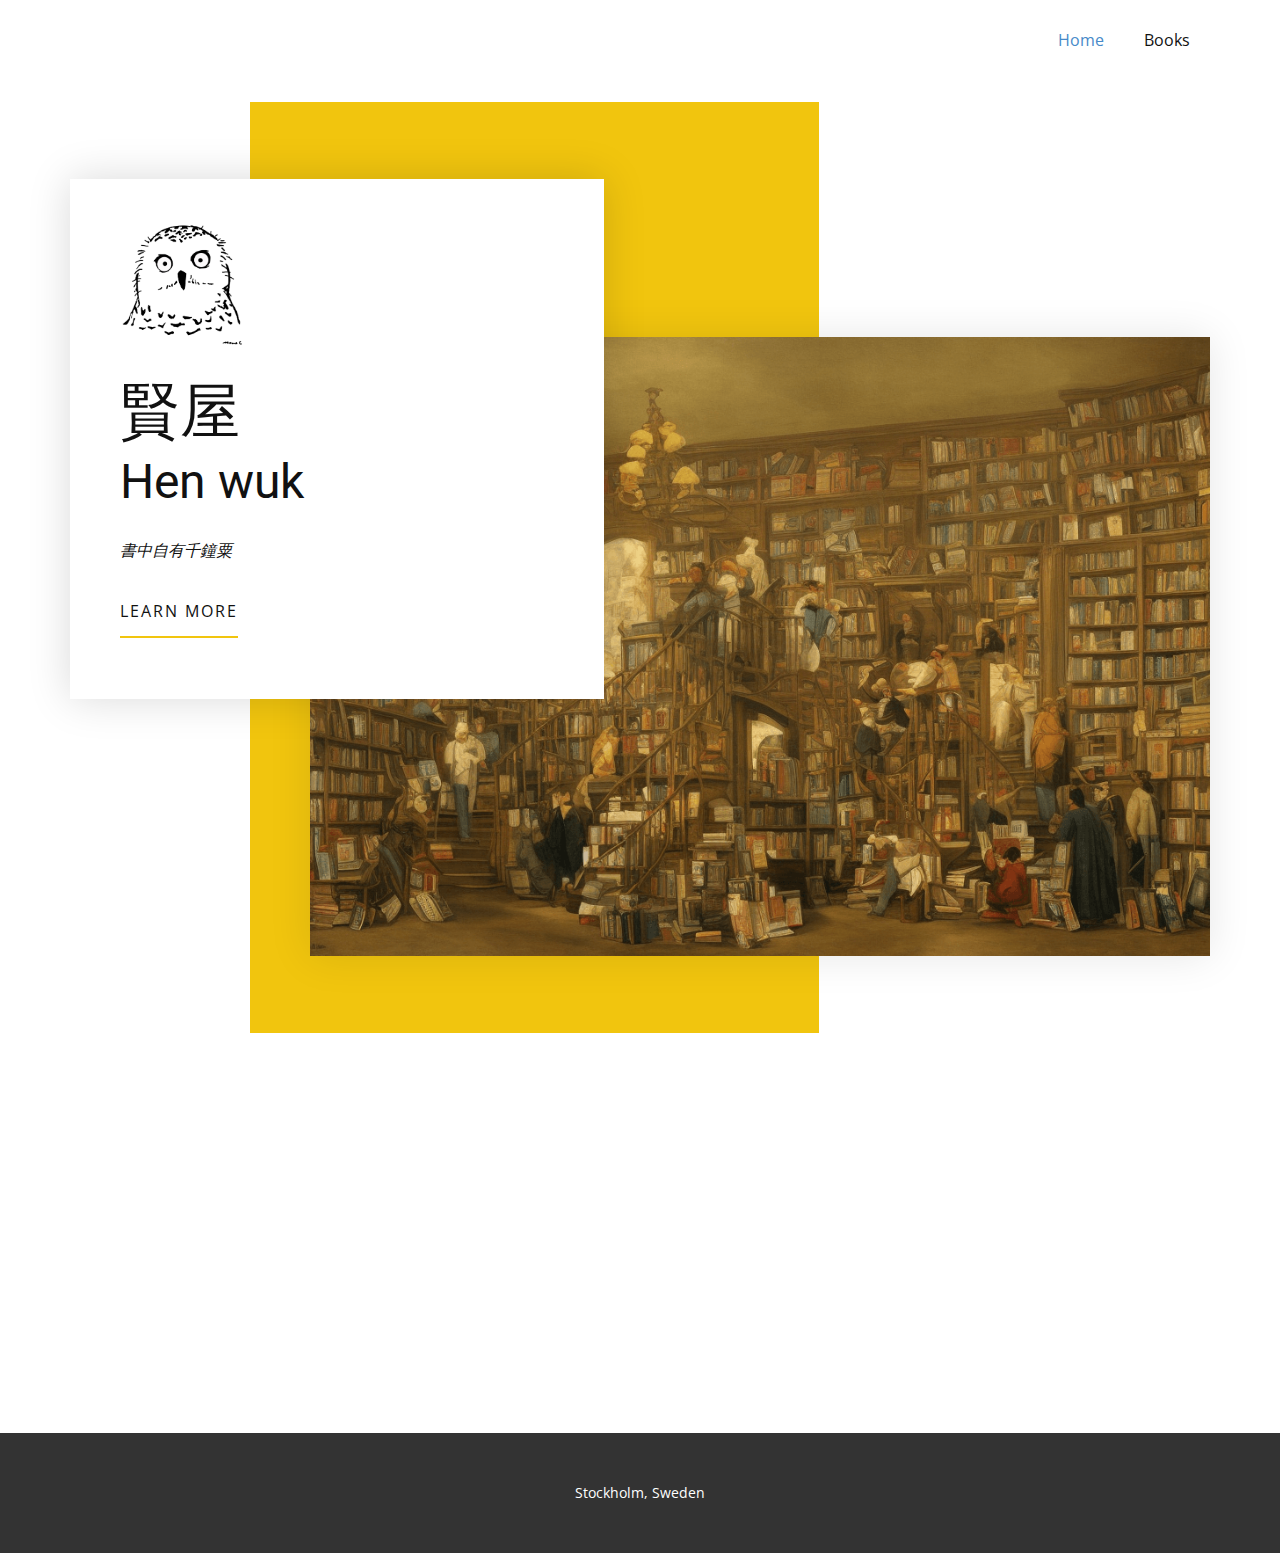
<file: html/Home.html>
<!DOCTYPE html>
<html style="font-size: 16px;" lang="en">
<head>
  <link rel="icon" href="../images/favicon.ico">
    <meta name="viewport" content="width=device-width, initial-scale=1.0">
    <meta charset="utf-8">
    <meta name="keywords" content="​Want to read more books?">
    <meta name="description" content="">
    <title>Home</title>
    <link rel="stylesheet" href="../css/nicepage.css" media="screen">
<link rel="stylesheet" href="../css/Home.css" media="screen">
    <script class="u-script" type="text/javascript" src="../js/jquery.js" defer=""></script>
    <script class="u-script" type="text/javascript" src="../js/nicepage.js" defer=""></script>
    <link id="u-theme-google-font" rel="stylesheet" href="https://fonts.googleapis.com/css?family=Roboto:100,100i,300,300i,400,400i,500,500i,700,700i,900,900i|Open+Sans:300,300i,400,400i,500,500i,600,600i,700,700i,800,800i">
    
    
    
    <script type="application/ld+json">{
		"@context": "http://schema.org",
		"@type": "Organization",
		"name": ""
}</script>
    <meta name="theme-color" content="#478ac9">
    <meta property="og:title" content="Home">
    <meta property="og:type" content="website">
  </head>
  <body class="u-body u-xl-mode" data-lang="en"><header class="u-clearfix u-header u-header" id="sec-3011"><div class="u-clearfix u-sheet u-sheet-1">
        <nav class="u-menu u-menu-dropdown u-offcanvas u-menu-1">
          <div class="menu-collapse" style="font-size: 1rem; letter-spacing: 0px;">
            <a class="u-button-style u-custom-left-right-menu-spacing u-custom-padding-bottom u-custom-top-bottom-menu-spacing u-nav-link u-text-active-palette-1-base u-text-hover-palette-2-base" href="#">
              <svg class="u-svg-link" viewBox="0 0 24 24"><use xmlns:xlink="http://www.w3.org/1999/xlink" xlink:href="#menu-hamburger"></use></svg>
              <svg class="u-svg-content" version="1.1" id="menu-hamburger" viewBox="0 0 16 16" x="0px" y="0px" xmlns:xlink="http://www.w3.org/1999/xlink" xmlns="http://www.w3.org/2000/svg"><g><rect y="1" width="16" height="2"></rect><rect y="7" width="16" height="2"></rect><rect y="13" width="16" height="2"></rect>
</g></svg>
            </a>
          </div>
          <div class="u-nav-container">
            <ul class="u-nav u-unstyled u-nav-1"><li class="u-nav-item"><a class="u-button-style u-nav-link u-text-active-palette-1-base u-text-hover-palette-2-base" href="./Home.html" style="padding: 10px 20px;">Home</a>
</li><li class="u-nav-item"><a class="u-button-style u-nav-link u-text-active-palette-1-base u-text-hover-palette-2-base" href="./Books.html" style="padding: 10px 20px;">Books</a>
</li></ul>
          </div>
          <div class="u-nav-container-collapse">
            <div class="u-black u-container-style u-inner-container-layout u-opacity u-opacity-95 u-sidenav">
              <div class="u-inner-container-layout u-sidenav-overflow">
                <div class="u-menu-close"></div>
                <ul class="u-align-center u-nav u-popupmenu-items u-unstyled u-nav-2"><li class="u-nav-item"><a class="u-button-style u-nav-link" href="./Home.html">Home</a>
</li><li class="u-nav-item"><a class="u-button-style u-nav-link" href="./Books.html">Books</a>
</li></ul>
              </div>
            </div>
            <div class="u-black u-menu-overlay u-opacity u-opacity-70"></div>
          </div>
        </nav>
      </div></header>
    <section class="u-clearfix u-section-1" src="" id="carousel_5192">
      <div class="u-clearfix u-sheet u-valign-middle-xs u-sheet-1">
        <div class="u-expanded-height-lg u-expanded-height-md u-expanded-height-xl u-expanded-width-xs u-palette-3-base u-shape u-shape-rectangle u-shape-1"></div>
        <img class="u-image u-image-1" src="../images/inside_a_library.png" data-image-width="1024" data-image-height="704">
        <div class="u-align-left u-container-style u-group u-right-0 u-white u-group-1">
          <div class="u-container-layout u-container-layout-1">
            <img class="u-image u-image-contain u-image-default u-image-2" src="../images/logo.jpg" alt="" data-image-width="1535" data-image-height="1560">
            <h2 class="u-text u-text-1">賢屋 <br>
              <span style="font-size: 3rem;">Hen wuk</span>
            </h2>
            <p class="u-text u-text-2">書中自有千鐘粟</p>
            <a href="./Books.html" class="u-active-none u-align-center u-border-2 u-border-active-black u-border-hover-black u-border-no-left u-border-no-right u-border-no-top u-border-palette-3-base u-btn u-button-style u-hover-none u-none u-text-body-color u-btn-1">learn more</a>
          </div>
        </div>
      </div>
    </section>
    <section class="u-clearfix u-section-2" id="sec-138e">
      <div class="u-clearfix u-sheet u-sheet-1"></div>
    </section>
    
    
    <footer class="u-align-center u-clearfix u-footer u-grey-80 u-footer" id="sec-37b0"><div class="u-clearfix u-sheet u-sheet-1">
        <p class="u-small-text u-text u-text-variant u-text-1">Stockholm, Sweden</p>
      </div></footer>
  
</body></html>
</file>
